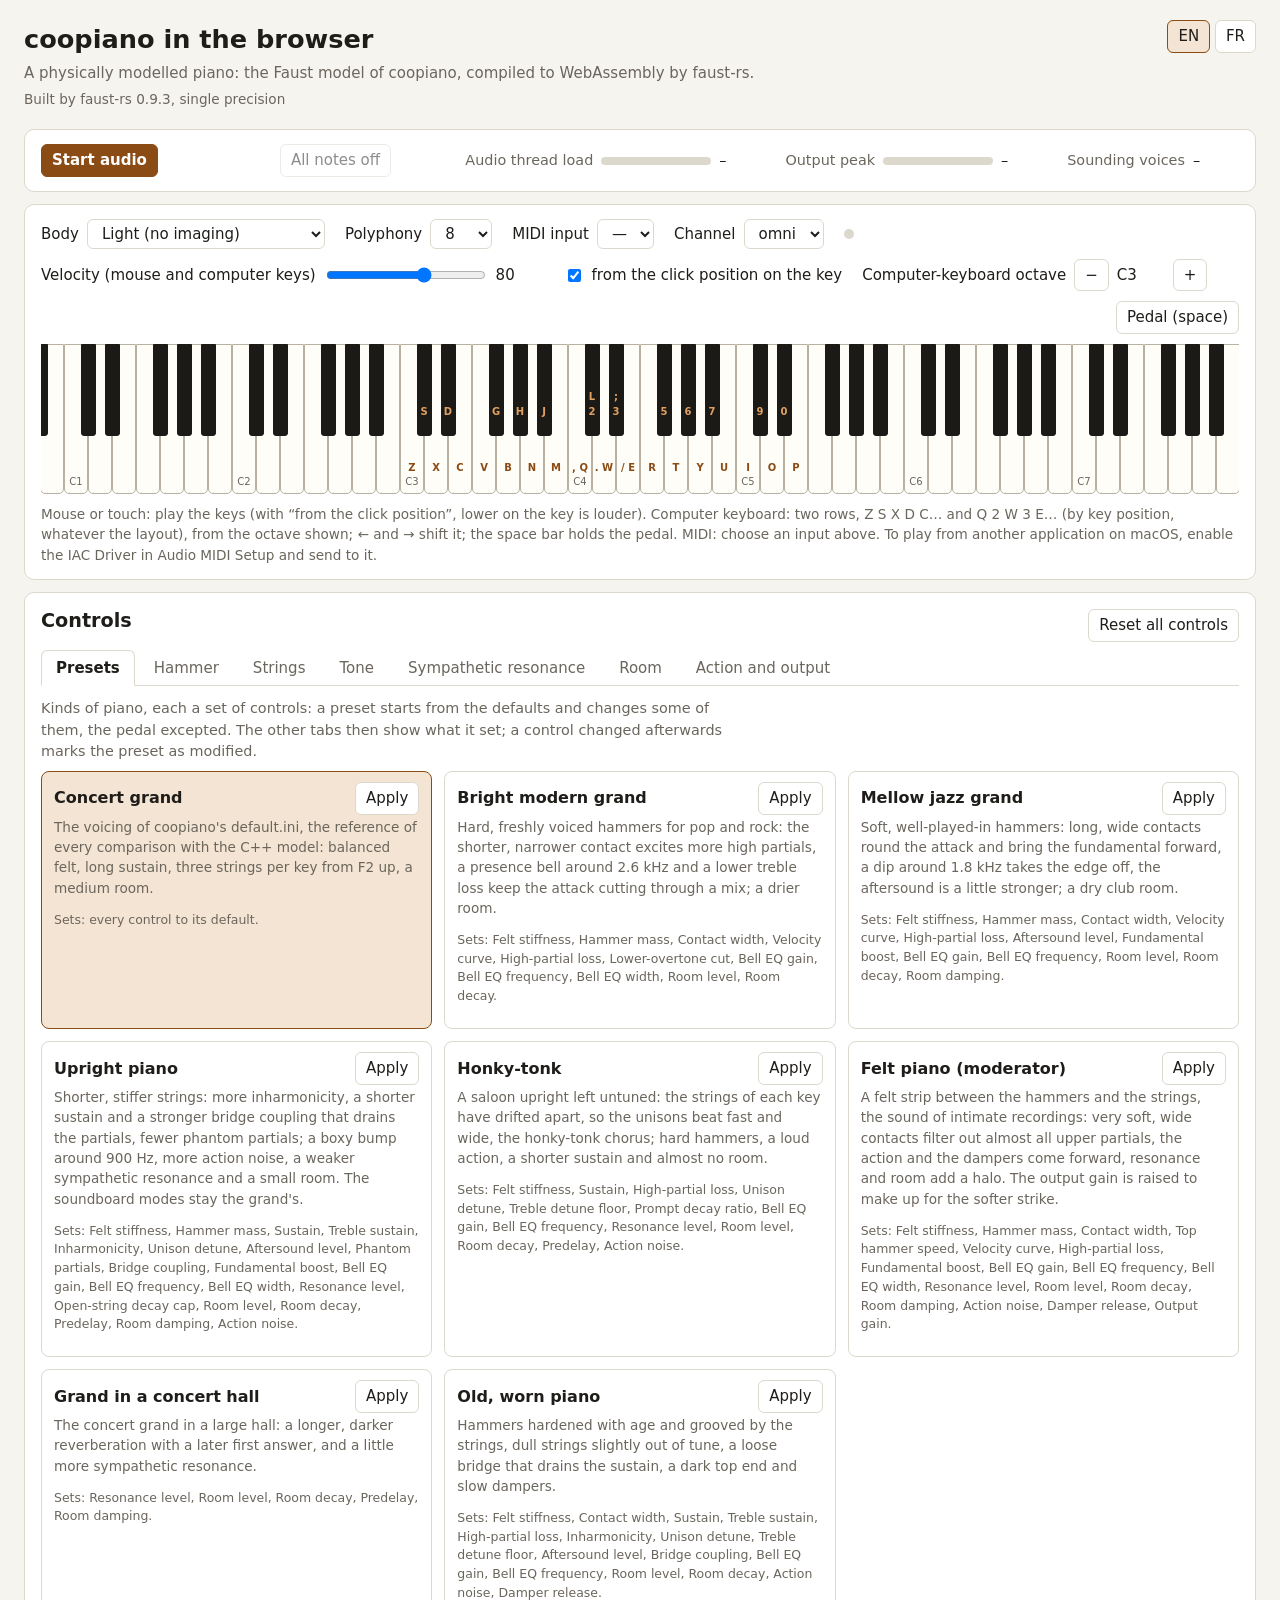
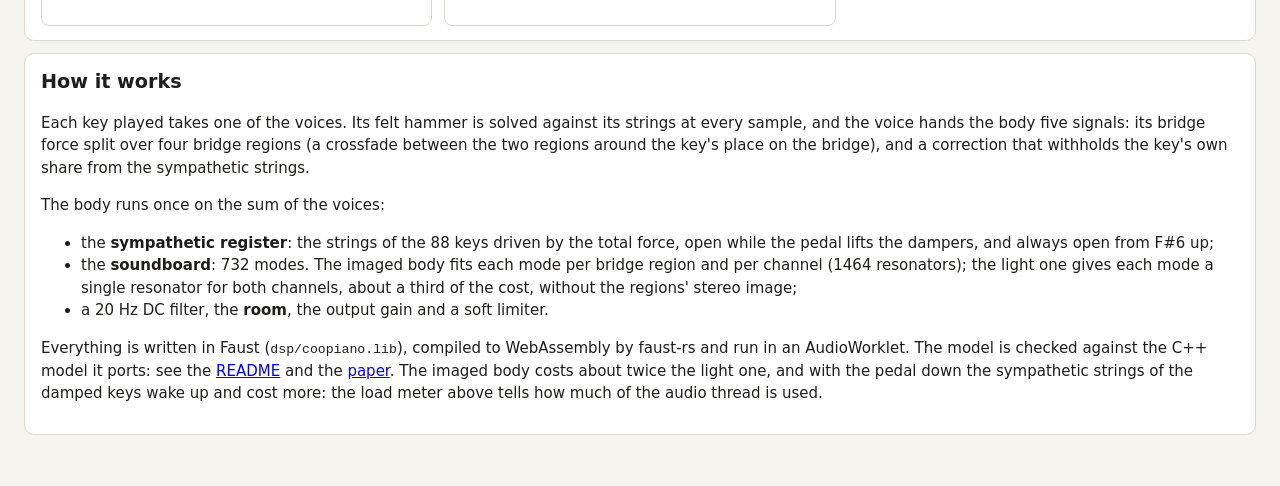
<file: web/index.html>
<!doctype html>
<html lang="en">
<head>
<meta charset="utf-8">
<meta name="viewport" content="width=device-width, initial-scale=1">
<title>coopiano web</title>
<link rel="stylesheet" href="style.css">
</head>
<body>
<header>
  <div class="title">
    <h1 data-text="title">coopiano in the browser</h1>
    <p data-text="subtitle"></p>
    <p id="build" class="build"></p>
  </div>
  <div class="lang">
    <button type="button" data-lang="en">EN</button>
    <button type="button" data-lang="fr">FR</button>
  </div>
</header>

<main>
  <section class="transport">
    <button type="button" id="start" class="primary" data-text="start">Start audio</button>
    <span id="status" class="status"></span>
    <button type="button" id="panic" data-text="panic" disabled>All notes off</button>
    <div class="meters">
      <div class="meter"><span data-text="cpu"></span><div class="bar"><div id="cpu-bar"></div></div><span id="cpu-value" class="value">–</span></div>
      <div class="meter"><span data-text="level"></span><div class="bar"><div id="level-bar"></div></div><span id="level-value" class="value">–</span></div>
      <div class="meter"><span data-text="voices"></span><span id="voices-value" class="value">–</span></div>
    </div>
    <p id="cpu-warning" class="warning" hidden data-text="cpuWarning"></p>
  </section>

  <section class="play">
    <div class="options">
      <label><span data-text="body"></span>
        <select id="body">
          <option value="light" data-text="bodyLight"></option>
          <option value="full" data-text="bodyFull"></option>
        </select>
      </label>
      <label><span data-text="polyphony"></span>
        <select id="polyphony">
          <option>4</option><option>6</option><option selected>8</option><option>12</option><option>16</option>
        </select>
      </label>
      <label><span data-text="midi"></span>
        <select id="midi-input"></select>
      </label>
      <label><span data-text="midiChannel"></span>
        <select id="midi-channel"></select>
      </label>
      <span id="midi-activity" class="activity" title="MIDI"></span>
      <span id="midi-message" class="midi-message"></span>
    </div>
    <div class="options">
      <label class="wide"><span data-text="velocity"></span>
        <input type="range" id="velocity" min="1" max="127" value="80">
        <span id="velocity-value" class="value">80</span>
      </label>
      <label class="check"><input type="checkbox" id="velocity-position" checked> <span data-text="velocityByPosition"></span></label>
      <label><span data-text="octave"></span>
        <button type="button" id="octave-down">−</button>
        <span id="octave-value" class="value">C4</span>
        <button type="button" id="octave-up">+</button>
      </label>
      <button type="button" id="pedal" class="pedal" data-text="pedalButton">Pedal (space)</button>
    </div>
    <div class="keyboard-scroll"><div id="keyboard" class="keyboard"></div></div>
    <p class="hint" id="keys-hint"></p>
  </section>

  <section class="controls">
    <div class="controls-head">
      <h2 data-text="controls">Controls</h2>
      <button type="button" id="reset-all" data-text="resetAll"></button>
    </div>
    <div id="tabs" class="tabs" role="tablist"></div>
    <div id="groups"></div>
  </section>

  <section class="how">
    <h2 data-text="howTitle">How it works</h2>
    <div id="how"></div>
  </section>
</main>

<script type="module" src="app.js"></script>
</body>
</html>
</file>
<file: web/style.css>
:root {
  --bg: #f6f4ef;
  --panel: #ffffff;
  --text: #1f1d1a;
  --muted: #6b665d;
  --line: #ddd8cc;
  --accent: #8a4b14;
  --accent-soft: #f3e4d3;
  --warn: #b3261e;
  --white-key: #fffdf8;
  --black-key: #1c1a17;
  --key-down: #e0a060;
  --key-down-black: #a8641f;
}
@media (prefers-color-scheme: dark) {
  :root:not([data-theme="light"]) {
    --bg: #171614;
    --panel: #221f1c;
    --text: #ece7de;
    --muted: #a39d91;
    --line: #3a3530;
    --accent: #e0a060;
    --accent-soft: #3a2a1a;
    --warn: #f28b82;
    --white-key: #e9e4d8;
    --black-key: #0d0c0b;
    --key-down: #e0a060;
    --key-down-black: #c07a30;
  }
}
:root[data-theme="dark"] {
  --bg: #171614;
  --panel: #221f1c;
  --text: #ece7de;
  --muted: #a39d91;
  --line: #3a3530;
  --accent: #e0a060;
  --accent-soft: #3a2a1a;
  --warn: #f28b82;
  --white-key: #e9e4d8;
  --black-key: #0d0c0b;
  --key-down: #e0a060;
  --key-down-black: #c07a30;
}

* { box-sizing: border-box; }
body {
  margin: 0;
  background: var(--bg);
  color: var(--text);
  font: 15px/1.5 system-ui, -apple-system, "Segoe UI", sans-serif;
}
header {
  display: flex;
  justify-content: space-between;
  align-items: flex-start;
  gap: 16px;
  padding: 20px 24px 8px;
  max-width: 1280px;
  margin: 0 auto;
}
h1 { margin: 0; font-size: 1.6rem; font-weight: 650; }
h2 { margin: 0 0 8px; font-size: 1.2rem; }
h3 { margin: 0; font-size: 1.05rem; }
header p { margin: 4px 0 0; color: var(--muted); }
header p.build { font-size: 0.85rem; }
main { max-width: 1280px; margin: 0 auto; padding: 0 24px 40px; }
section {
  background: var(--panel);
  border: 1px solid var(--line);
  border-radius: 10px;
  padding: 14px 16px;
  margin: 12px 0;
}
button, select, input[type="range"] { font: inherit; }
button, select {
  color: var(--text);
  background: var(--panel);
  border: 1px solid var(--line);
  border-radius: 6px;
  padding: 4px 10px;
  cursor: pointer;
}
button:disabled { opacity: 0.5; cursor: default; }
button.primary { background: var(--accent); border-color: var(--accent); color: var(--panel); font-weight: 600; }
.lang button[aria-pressed="true"] { background: var(--accent-soft); border-color: var(--accent); }

.transport { display: flex; flex-wrap: wrap; align-items: center; gap: 12px 16px; }
.status { color: var(--muted); min-width: 6em; }
.meters { display: flex; flex-wrap: wrap; gap: 8px 20px; margin-left: auto; }
.meter { display: flex; align-items: center; gap: 8px; color: var(--muted); font-size: 0.9rem; }
.bar { width: 110px; height: 8px; background: var(--line); border-radius: 4px; overflow: hidden; }
.bar > div { height: 100%; width: 0; background: var(--accent); transition: width 0.15s; }
.bar > div.over { background: var(--warn); }
.value { font-variant-numeric: tabular-nums; color: var(--text); min-width: 3.2em; display: inline-block; }
.warning { color: var(--warn); margin: 0; flex-basis: 100%; }

.options { display: flex; flex-wrap: wrap; align-items: center; gap: 10px 20px; margin-bottom: 10px; }
.options label { display: flex; align-items: center; gap: 8px; }
.options label.wide input { width: 160px; }
.activity { width: 10px; height: 10px; border-radius: 50%; background: var(--line); }
.activity.on { background: var(--accent); }
.midi-message { color: var(--muted); font-size: 0.85rem; font-variant-numeric: tabular-nums; }
.pedal { margin-left: auto; }
.pedal.down { background: var(--accent); color: var(--panel); border-color: var(--accent); }

.keyboard-scroll { overflow-x: auto; padding-bottom: 4px; }
.keyboard {
  position: relative;
  height: 150px;
  user-select: none;
  touch-action: none;
}
.key { position: absolute; top: 0; border: 1px solid var(--line); }
.key.white {
  height: 150px;
  background: var(--white-key);
  border-color: #b9b2a3;
  border-radius: 0 0 5px 5px;
  z-index: 1;
}
.key.black {
  height: 92px;
  background: var(--black-key);
  border-color: var(--black-key);
  border-radius: 0 0 3px 3px;
  z-index: 2;
}
.key.white.down { background: var(--key-down); }
.key.black.down { background: var(--key-down-black); }
.key .label {
  position: absolute;
  bottom: 4px;
  left: 0;
  right: 0;
  text-align: center;
  font-size: 10px;
  color: #6b665d;
  pointer-events: none;
}
.key.black .label { color: #c9c2b4; bottom: 3px; }
.key .label.computer { bottom: 18px; color: var(--accent); font-weight: 600; }
.key.black .label.computer { bottom: 16px; color: #e0a060; }
.hint { color: var(--muted); font-size: 0.85rem; margin: 6px 0 0; }

.controls-head { display: flex; align-items: center; justify-content: space-between; gap: 12px; }
.tabs {
  display: flex;
  flex-wrap: wrap;
  gap: 4px;
  border-bottom: 1px solid var(--line);
  margin: 6px 0 12px;
}
.tabs [role="tab"] {
  border: 1px solid transparent;
  border-bottom: none;
  border-radius: 6px 6px 0 0;
  background: transparent;
  color: var(--muted);
  padding: 6px 14px;
  margin-bottom: -1px;
}
.tabs [role="tab"][aria-selected="true"] {
  color: var(--text);
  background: var(--panel);
  border-color: var(--line);
  border-bottom: 1px solid var(--panel);
  font-weight: 600;
}
.group-head { display: flex; justify-content: space-between; align-items: flex-start; gap: 16px; }
.group-intro { color: var(--muted); font-size: 0.9rem; margin: 0 0 8px; max-width: 75ch; }
.group-controls { display: grid; grid-template-columns: repeat(auto-fill, minmax(340px, 1fr)); gap: 0 24px; }
.presets { display: grid; grid-template-columns: repeat(auto-fill, minmax(300px, 1fr)); gap: 12px; }
.preset { border: 1px solid var(--line); border-radius: 8px; padding: 10px 12px; }
.preset.active { border-color: var(--accent); background: var(--accent-soft); }
.preset-head { display: flex; justify-content: space-between; align-items: center; gap: 10px; }
.preset-head h3 { font-size: 1rem; }
.badge { font-size: 0.75rem; font-weight: 500; color: var(--accent); border: 1px solid var(--accent); border-radius: 10px; padding: 0 6px; vertical-align: middle; }
.control { padding: 8px 0; border-top: 1px solid var(--line); }
.control-row { display: grid; grid-template-columns: 1fr auto; gap: 2px 10px; align-items: center; }
.control-name { font-weight: 600; font-size: 0.95rem; }
.control-name code { font-weight: 400; color: var(--muted); font-size: 0.8rem; margin-left: 6px; }
.control-value { font-variant-numeric: tabular-nums; font-size: 0.9rem; }
.control-value.changed { color: var(--accent); font-weight: 600; }
.control input[type="range"] { grid-column: 1 / -1; width: 100%; accent-color: var(--accent); }
.control-help { color: var(--muted); font-size: 0.85rem; margin: 2px 0 0; }
.control-range { color: var(--muted); font-size: 0.78rem; }

.how p, .how li { color: var(--text); }
.how code { font-size: 0.88em; }

@media (max-width: 640px) {
  header, main { padding-left: 16px; padding-right: 16px; }
  .group-controls { grid-template-columns: 1fr; }
  .group-head { flex-direction: column; }
  .meters { margin-left: 0; }
  .pedal { margin-left: 0; }
}
</file>
